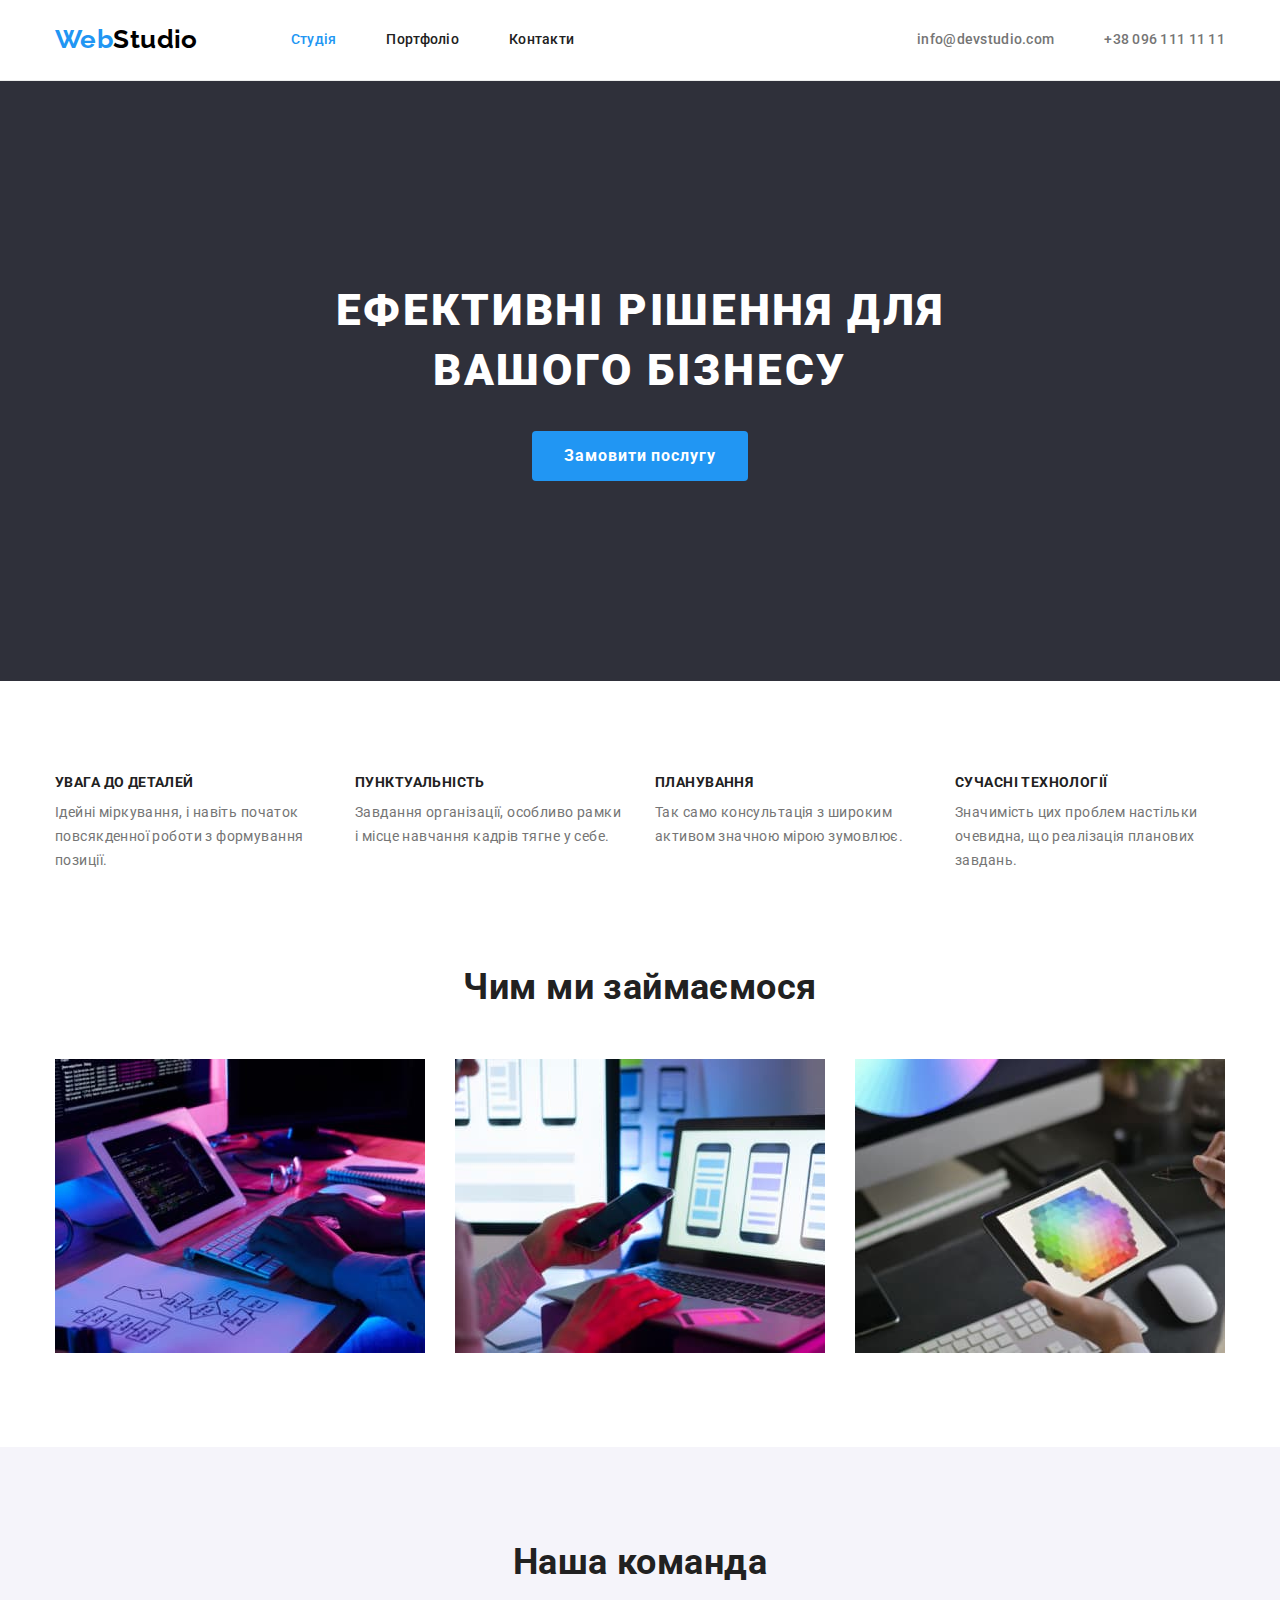
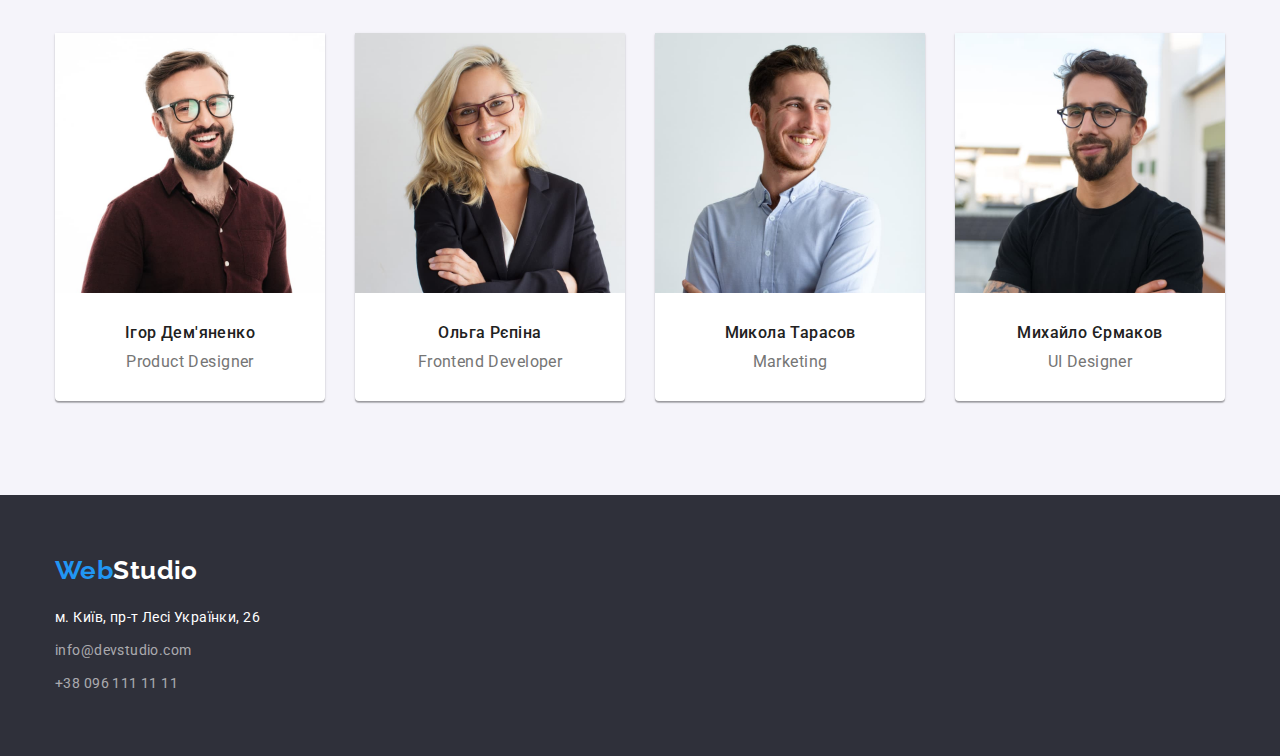
<file: index.html>
<!DOCTYPE html>
<html lang="uk">
  <head>
    <meta charset="UTF-8" />
    <meta http-equiv="X-UA-Compatible" content="IE=edge" />
    <meta name="viewport" content="width=device-width, initial-scale=1.0" />
    <title>goit-markup-hw-03</title>
    <link
      href="https://fonts.googleapis.com/css2?family=Raleway:wght@700&family=Roboto:wght@400;500;700;900&display=swap"
      rel="stylesheet"
    />
    <link
      rel="stylesheet"
      href="https://cdnjs.cloudflare.com/ajax/libs/modern-normalize/1.1.0/modern-normalize.min.css"
    />
    <link rel="stylesheet" href="./css/styles.css" />
  </head>
  <body>
    <!-- Шапка сайту -->
    <header class="header">
      <div class="container">
        <nav class="navigation">
          <a href="./index.html" class="logo link" lang="en"><span>Web</span>Studio</a>
          <ul class="site-nav list">
            <li class="item"><a href="./index.html" class="link current">Студія</a></li>
            <li class="item"><a href="./portfolio.html" class="link">Портфоліо</a></li>
            <li class="item"><a href="" class="link">Контакти</a></li>
          </ul>
        </nav>
        <ul class="header-contacts list">
          <li class="item">
            <a href="mailto:info@devstudio.com" class="link">info@devstudio.com</a>
          </li>
          <li class="item"><a href="tel:+380961111111" class="link">+38 096 111 11 11</a></li>
        </ul>
      </div>
    </header>
    <!-- Основний контент -->
    <main>
      <!-- Блок герой -->
      <section class="hero">
        <div class="container">
          <h1 class="hero-title">Ефективні рішення для вашого бізнесу</h1>
          <button type="button" class="hero-btn">Замовити послугу</button>
        </div>
      </section>
      <!-- Особливості -->
      <section class="section feature">
        <div class="container feature">
          <h2 class="feature-title">Наші сильні сторони</h2>
          <ul class="feature-list list">
            <li class="item">
              <h3 class="title">Увага до деталей</h3>
              <p>Ідейні міркування, і навіть початок повсякденної роботи з формування позиції.</p>
            </li>
            <li class="item">
              <h3 class="title">Пунктуальність</h3>
              <p>Завдання організації, особливо рамки і місце навчання кадрів тягне у себе.</p>
            </li>
            <li class="item">
              <h3 class="title">Планування</h3>
              <p>Так само консультація з широким активом значною мірою зумовлює.</p>
            </li>
            <li class="item">
              <h3 class="title">Сучасні технології</h3>
              <p>Значимість цих проблем настільки очевидна, що реалізація планових завдань.</p>
            </li>
          </ul>
        </div>
      </section>
      <!-- Чим ми займаємось -->
      <section class="section about">
        <div class="container">
          <h2 class="section-title">Чим ми займаємося</h2>
          <ul class="list">
            <li class="item">
              <img
                src="./images/box1.jpg"
                alt="Робоче місце веб-розробника"
                width="370"
                height="294"
                class="img"
              />
            </li>
            <li class="item">
              <img
                src="./images/box2.jpg"
                alt="Макети розмітки сайту для мобільних телефонів на екрані ноутбука"
                width="370"
                height="294"
                class="img"
              />
            </li>
            <li class="item">
              <img
                src="./images/box3.jpg"
                alt="Палітра кольорів на екрані планшету"
                width="370"
                height="294"
                class="img"
              />
            </li>
          </ul>
        </div>
      </section>
      <!-- Наша команда -->
      <section class="section team">
        <div class="container">
          <h2 class="section-title">Наша команда</h2>
          <ul class="cards list">
            <li class="item">
              <img
                src="./images/card1.jpg"
                alt="Фото чоловіка"
                width="270"
                height="260"
                class="avatar"
              />
              <div class="box">
                <h3 class="title">Ігор Дем'яненко</h3>
                <p class="text" lang="en">Product Designer</p>
              </div>
            </li>
            <li class="item">
              <img
                src="./images/card2.jpg"
                alt="Фото жінки"
                width="270"
                height="260"
                class="avatar"
              />
              <div class="box">
                <h3 class="title">Ольга Рєпіна</h3>
                <p class="text" lang="en">Frontend Developer</p>
              </div>
            </li>
            <li class="item">
              <img
                src="./images/card3.jpg"
                alt="Фото чоловіка"
                width="270"
                height="260"
                class="avatar"
              />
              <div class="box">
                <h3 class="title">Микола Тарасов</h3>
                <p class="text" lang="en">Marketing</p>
              </div>
            </li>
            <li class="item">
              <img
                src="./images/card4.jpg"
                alt="Фото чоловіка"
                width="270"
                height="260"
                class="avatar"
              />
              <div class="box">
                <h3 class="title">Михайло Єрмаков</h3>
                <p class="text" lang="en">UI Designer</p>
              </div>
            </li>
          </ul>
        </div>
      </section>
    </main>
    <!-- Підвал -->
    <footer class="footer">
      <div class="container">
        <a href="./index.html" class="logo link" lang="en"><span>Web</span>Studio</a>
        <address class="address">
          <ul class="list">
            <li class="item">
              <a
                href="https://goo.gl/maps/CPtrU1FHBa2aNyZL9"
                target="_blank"
                rel="noopener noreferrer nofollow"
                class="link primary"
                >м. Київ, пр-т Лесі Українки, 26</a
              >
            </li>
            <li class="item">
              <a href="mailto:info@devstudio.com" class="link">info@devstudio.com</a>
            </li>
            <li class="item"><a href="tel:+380961111111" class="link">+38 096 111 11 11</a></li>
          </ul>
        </address>
      </div>
    </footer>
  </body>
</html>
</file>
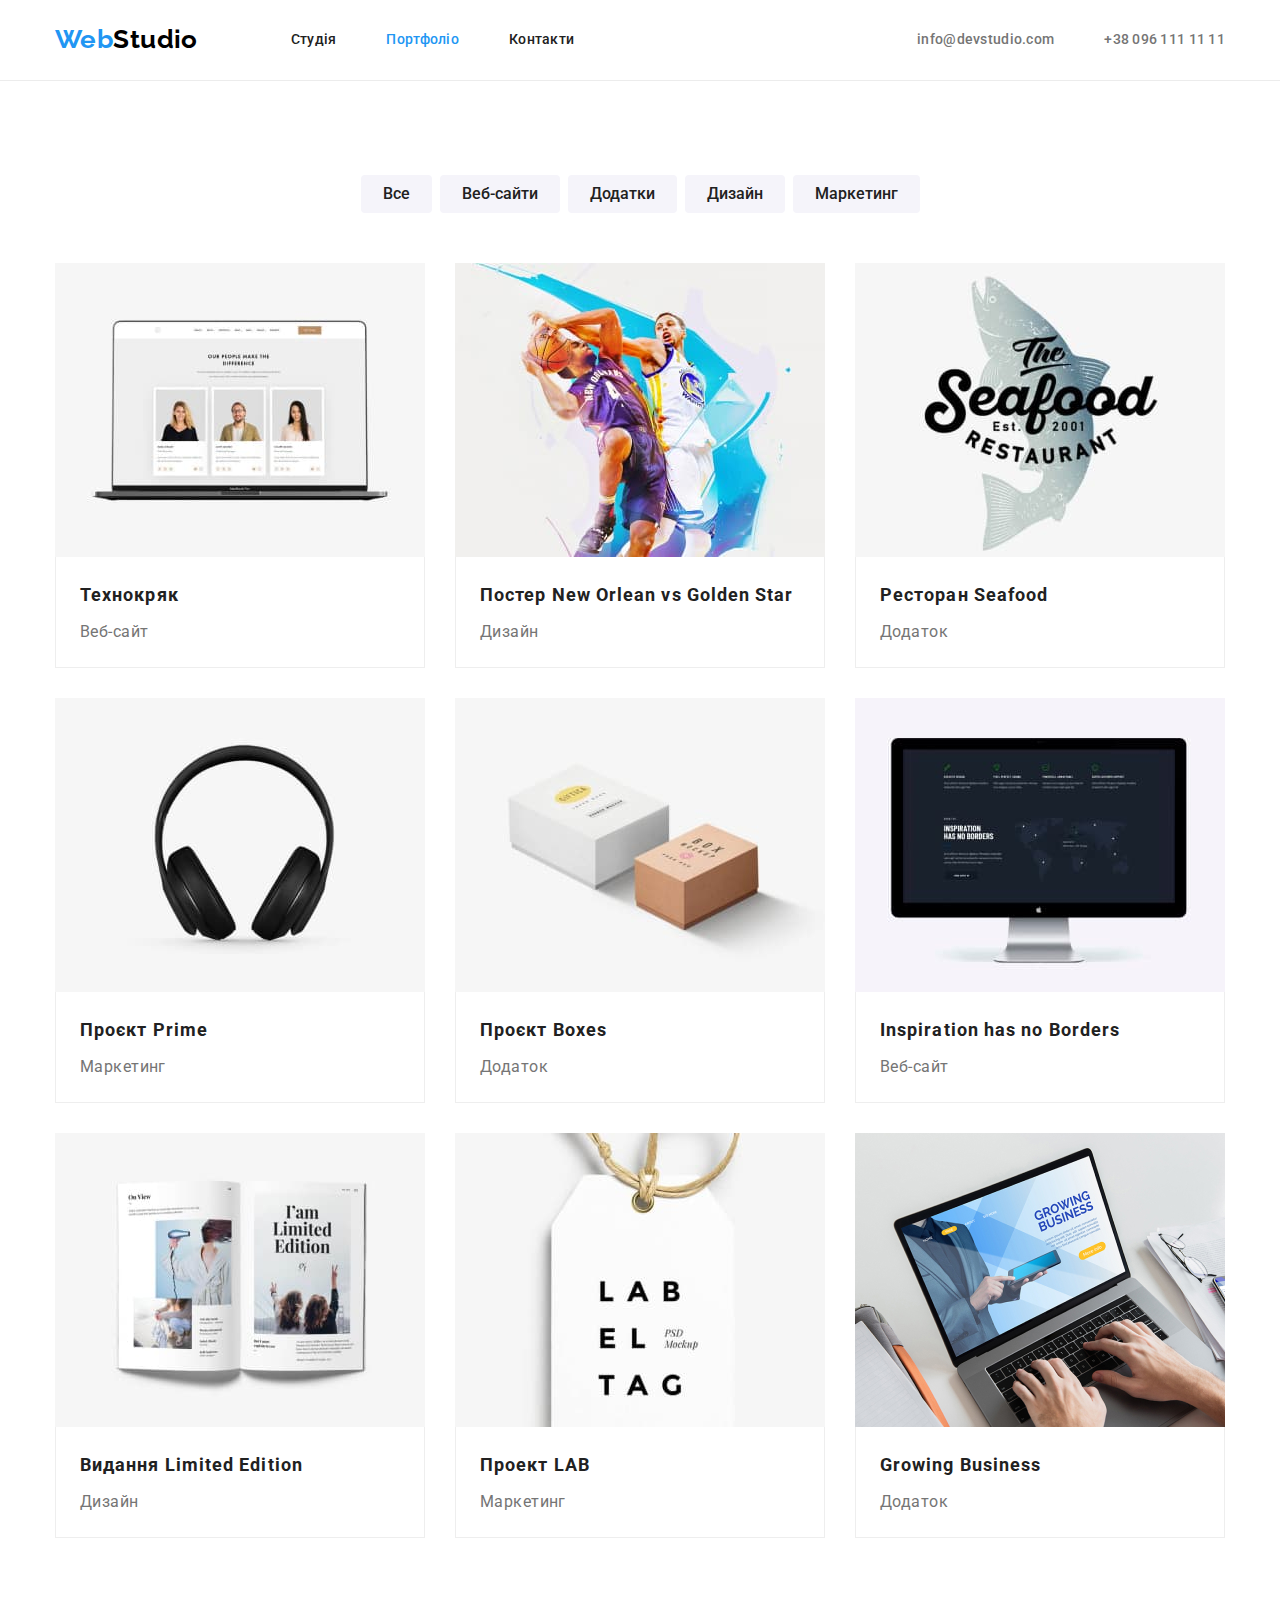
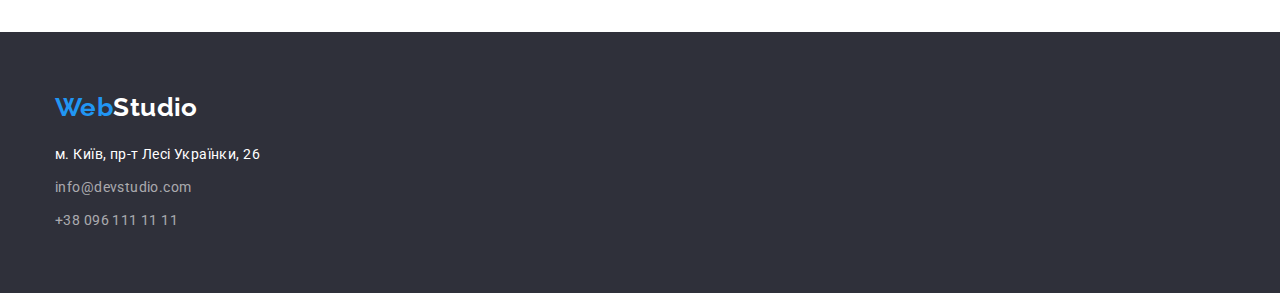
<file: portfolio.html>
<!DOCTYPE html>
<html lang="uk">
  <head>
    <meta charset="UTF-8" />
    <meta http-equiv="X-UA-Compatible" content="IE=edge" />
    <meta name="viewport" content="width=device-width, initial-scale=1.0" />
    <title>goit-markup-hw-03</title>
    <link
      href="https://fonts.googleapis.com/css2?family=Raleway:wght@700&family=Roboto:wght@400;500;700;900&display=swap"
      rel="stylesheet"
    />
    <link
      rel="stylesheet"
      href="https://cdnjs.cloudflare.com/ajax/libs/modern-normalize/1.1.0/modern-normalize.min.css"
    />
    <link rel="stylesheet" href="./css/styles.css" />
  </head>
  <body>
    <!-- Шапка сайту -->
    <header class="header">
      <div class="container">
        <nav class="navigation">
          <a href="./index.html" class="logo link" lang="en"><span>Web</span>Studio</a>
          <ul class="site-nav list">
            <li class="item"><a href="./index.html" class="link">Студія</a></li>
            <li class="item"><a href="./portfolio.html" class="link current">Портфоліо</a></li>
            <li class="item"><a href="" class="link">Контакти</a></li>
          </ul>
        </nav>
        <ul class="header-contacts list">
          <li class="item">
            <a href="mailto:info@devstudio.com" class="link">info@devstudio.com</a>
          </li>
          <li class="item"><a href="tel:+380961111111" class="link">+38 096 111 11 11</a></li>
        </ul>
      </div>
    </header>
    <!-- Основний контент -->
    <main>
      <!-- Наші роботи -->
      <section class="section">
        <div class="container">
          <h1 class="works-title">Наші роботи</h1>
          <!-- Фільтри -->
          <ul class="filters list">
            <li class="item"><button type="button" class="filter-btn">Все</button></li>
            <li class="item"><button type="button" class="filter-btn">Веб-сайти</button></li>
            <li class="item"><button type="button" class="filter-btn">Додатки</button></li>
            <li class="item"><button type="button" class="filter-btn">Дизайн</button></li>
            <li class="item"><button type="button" class="filter-btn">Маркетинг</button></li>
          </ul>
          <!-- Проекти -->
          <ul class="projects list">
            <li class="item">
              <a href="" class="link"
                ><img
                  src="./images/project1.jpg"
                  alt="Ноутбук з зображенням веб-сторінки"
                  width="370"
                  height="294"
                  class="pic"
                />
                <div class="box">
                  <h2 class="title">Технокряк</h2>
                  <p class="text">Веб-сайт</p>
                </div>
              </a>
            </li>
            <li class="item">
              <a href="" class="link">
                <img
                  src="./images/project2.jpg"
                  alt="Два баскетболіста, які змагаються за м'яч"
                  width="370"
                  height="294"
                  class="pic"
                />
                <div class="box">
                  <h2 class="title">Постер <span lang="en">New Orlean vs Golden Star</span></h2>
                  <p class="text">Дизайн</p>
                </div>
              </a>
            </li>
            <li class="item">
              <a href="" class="link">
                <img
                  src="./images/project3.jpg"
                  alt="Логотип з написом на фоні рибини"
                  width="370"
                  height="294"
                  class="pic"
                />
                <div class="box">
                  <h2 class="title">Ресторан <span lang="en">Seafood</span></h2>
                  <p class="text">Додаток</p>
                </div>
              </a>
            </li>
            <li class="item">
              <a href="" class="link">
                <img
                  src="./images/project4.jpg"
                  alt="Навушники"
                  width="370"
                  height="294"
                  class="pic"
                />
                <div class="box">
                  <h2 class="title">Проєкт <span lang="en">Prime</span></h2>
                  <p class="text">Маркетинг</p>
                </div>
              </a>
            </li>
            <li class="item">
              <a href="" class="link">
                <img
                  src="./images/project5.jpg"
                  alt="Дві картонні коробки"
                  width="370"
                  height="294"
                  class="pic"
                />
                <div class="box">
                  <h2 class="title">Проєкт <span lang="en">Boxes</span></h2>
                  <p class="text">Додаток</p>
                </div>
              </a>
            </li>
            <li class="item">
              <a href="" class="link">
                <img
                  src="./images/project6.jpg"
                  alt="Веб-сайт на моніторі комп'ютера"
                  width="370"
                  height="294"
                  class="pic"
                />
                <div class="box">
                  <h2 class="title" lang="en">Inspiration has no Borders</h2>
                  <p class="text">Веб-сайт</p>
                </div>
              </a>
            </li>
            <li class="item">
              <a href="" class="link">
                <img
                  src="./images/project7.jpg"
                  alt="Відкрита книга"
                  width="370"
                  height="294"
                  class="pic"
                />
                <div class="box">
                  <h2 class="title">Видання <span lang="en">Limited Edition</span></h2>
                  <p class="text">Дизайн</p>
                </div>
              </a>
            </li>
            <li class="item">
              <a href="" class="link">
                <img
                  src="./images/project8.jpg"
                  alt="Бірка з логотипом"
                  width="370"
                  height="294"
                  class="pic"
                />
                <div class="box">
                  <h2 class="title">Проект <span lang="en">LAB</span></h2>
                  <p class="text">Маркетинг</p>
                </div>
              </a>
            </li>
            <li class="item">
              <a href="" class="link">
                <img
                  src="./images/project9.jpg"
                  alt="Ноутбук з зображенням веб-сторінки"
                  width="370"
                  height="294 "
                  class="pic"
                />
                <div class="box">
                  <h2 class="title" lang="en">Growing Business</h2>
                  <p class="text">Додаток</p>
                </div>
              </a>
            </li>
          </ul>
        </div>
      </section>
    </main>
    <!-- Підвал -->
    <footer class="footer">
      <div class="container">
        <a href="./index.html" class="logo link" lang="en"><span>Web</span>Studio</a>
        <address class="address">
          <ul class="list">
            <li class="item">
              <a
                href="https://goo.gl/maps/CPtrU1FHBa2aNyZL9"
                target="_blank"
                rel="noopener noreferrer nofollow"
                class="link primary"
                >м. Київ, пр-т Лесі Українки, 26</a
              >
            </li>
            <li class="item">
              <a href="mailto:info@devstudio.com" class="link">info@devstudio.com</a>
            </li>
            <li class="item"><a href="tel:+380961111111" class="link">+38 096 111 11 11</a></li>
          </ul>
        </address>
      </div>
    </footer>
  </body>
</html>
</file>
<file: css/styles.css>
/* Палітра кольорів сайту
    
Колір основного тексту: #757575;
Колір заголовків: #212121;

Основний колір фону: #ffffff;
Чорний колір: #000000;


Додатковий колір фону: #2F303A;
Додатквоий колір фону: #F5F4FA;
Акцент: #2196F3;

Hover кнопки: #188CE8;
Тел. та пошта у футері: rgba(255, 255, 255, 0.6);
Колір фону кнопок: #F5F4FA;

*/

:root {
    --primary-text-color: #757575;
    --title-text-color: #212121;


    --primary-white-color: #ffffff;
    --black-color: #000000;

    --secondary-bg-color: #2F303A;
    --tertiary-bg-color: #F5F4FA;
    --acent-color: #2196F3;
    --button-bg-color: #F5F4FA;

    --contacts-link-color: rgba(255, 255, 255, 0.6);
    --hero-btn-hover: #188CE8;
}


/* Загальні стилі сайту */

body {
    background-color: var(--primary-white-color);
    color: var(--primary-text-color);
    font-family: Roboto, sans-serif;
    font-weight: 400;
    font-size: 14px;
    line-height: 1.71;
    letter-spacing: 0.03em;

}

button {
    font-family: inherit;
    border-radius: 4px;
}

h1, h2, h3, h4, h5, h6, p, ul {
    margin: 0;
    padding: 0;
}

.container {
    padding: 0 15px;
    width: 1200px;
    margin: 0 auto;
}

.list {
    list-style: none;
    padding-left: 0;
}

/* Шапка сайту */
/* Логотип */

.header {
    border-bottom: 1px solid #ECECEC;
}

.header .container {
    display: flex;
    align-items: center;
}

.logo {
    color: var(--black-color);
    
    font-family: Raleway, sans-serif;
    font-weight: 700;
    font-size: 26px;
    line-height: 1.2;
    text-decoration: none;
}

.header .logo {
    margin-right: 93px;
    padding-top: 24px;
    padding-bottom: 24px;
}

.footer .logo {
    display: inline-block;
    margin-bottom: 20px;

    color: var(--primary-white-color);    
}

.logo>span {
    color: var(--acent-color);
}

/* Навігація */

.navigation {
    display: flex;
    align-items: center;
}

.site-nav {
    display: flex;
}

.site-nav .item+.item {
    margin-left: 50px;
}

.site-nav .link {
    display: block;
    padding-top: 32px;
    padding-bottom: 32px;

    color: var(--title-text-color);
    font-weight: 500;
    font-size: 14px;
    line-height: 1.14;
    letter-spacing: 0.02em;
    text-decoration: none;
}

.site-nav .link:hover,
.site-nav .link:focus {
    color: var(--acent-color);
}

.site-nav .link.current {
    color: var(--acent-color);
}

/* Контакти в шапці */

.header-contacts {
    display: flex;
    margin-left: auto;
}

.header-contacts .item+.item {
    margin-left: 50px;
}

.header-contacts .link {
    padding-top: 32px;
    padding-bottom: 32px;

    color: var(--primary-text-color);
    font-weight: 500;
    font-size: 14px;
    line-height: 1.14;
    letter-spacing: 0.02em;
    text-decoration: none;
}

.header-contacts .link:hover,
.header-contacts .link:focus {
    color: var(--acent-color);
}

/* Підвал */

.footer {
    background-color: var(--secondary-bg-color);
}

.footer {
    padding-top: 60px;
    padding-bottom: 60px;
}

.address .link {
    display: inline-block;
    
    color: var(--contacts-link-color);
    font-style: normal;
    font-size: 14px;
    line-height: 1.71;
    text-decoration: none;
}

.address .item:not(:last-child) {
    margin-bottom: 9px;
}

.address .link.primary {
    color: var(--primary-white-color);
}

.address .link:hover,
.address .link:focus {
    color: var(--acent-color);
}

/* Головний контент */
/* Блок герой */

.hero {
    padding: 200px 0;
          
    background-color: var(--secondary-bg-color);
    text-align: center;    
}

.hero-title {
    width: 694px;
    margin-left: auto;
    margin-right: auto;
    margin-bottom: 30px;

    color: var(--primary-white-color);
    font-weight: 900;
    font-size: 44px;
    line-height: 1.36;
    text-transform: uppercase;
    letter-spacing: 0.06em;
}

.hero-btn {
    padding: 10px 32px;
    border: none;

    background-color: var(--acent-color);
    color: var(--primary-white-color);
    font-weight: 700;
    font-size: 16px;
    line-height: 1.88;
    letter-spacing: 0.06em;
}

.hero-btn:hover,
.hero-btn:focus {
    background-color: var(--hero-btn-hover);
}

/* Секція */

.section {
    padding-top: 94px;
    padding-bottom: 94px;
}

.section-title {
    margin-bottom: 50px;

    color: var(--title-text-color);
    font-weight: 700;
    font-size: 36px;
    line-height: 1.17;
    text-align: center;
}

/* Особливості */

.feature-title,
.works-title {
    display: none;
}

.feature-list .item {
    flex-basis: calc((100% - 90px) / 4);
}

.feature-list {
    display: flex;
    justify-content: space-between;
}

.feature-list .title {
    margin-bottom: 10px;

    color: var(--title-text-color);
    font-weight: 700;
    font-size: 14px;
    line-height: 1.14;
    text-transform: uppercase;
}

/* Чим ми займаємось */

.section.about {
    padding-top: 0px;
}

.section.about .list {
    display: flex;
    justify-content: space-between;
}

.img {
    display: block;
}

/* Наша команда */

.section.team {
    background-color: var(--tertiary-bg-color);
    text-align: center;
}

.cards {
    display: flex;
    justify-content: space-between;
}

.cards .item {
    display: block;
    border-bottom-left-radius: 4px;
    border-bottom-right-radius: 4px;
    box-shadow: 0px 1px 3px rgba(0, 0, 0, 0.12), 0px 1px 1px rgba(0, 0, 0, 0.14), 0px 2px 1px rgba(0, 0, 0, 0.2);

    background-color: var(--primary-white-color);
}

.cards .avatar {
    display: block;
}

.cards .box {
    padding-top: 30px;
    padding-bottom: 30px;    
}

.cards .title {
    margin-bottom: 10px;

    color: var(--title-text-color);
    font-weight: 500;
    font-size: 16px;
    line-height: 1.19;
}

.cards .text {
    font-size: 16px;
    line-height: 1.19;
}


/* Стилі сторінки "Портфоліо" */
/* Фільрти */
/* Кнопки фільтру */

.filters {
    display: flex;
    justify-content: center;
    margin-bottom: 50px;
}

.filters .item:not(:last-child) {
    margin-right: 8px;
}

.filter-btn {
    padding: 6px 22px;
    border: none;

    background-color: var(--button-bg-color);
    color: var(--title-text-color);
    font-weight: 500;
    font-size: 16px;
    line-height: 1.62;
}

.filter-btn:hover,
.filter-btn:focus {
    background-color: var(--acent-color);
    color: var(--primary-white-color);
}

/* Проекти */

.projects {
    display: flex;
    flex-wrap: wrap;
    gap: 30px;
}

.projects .item {
    flex-basis: calc((100% - 60px) / 3);       
}

.projects .pic {
    display: block;
}

.projects .box {
    border: 1px solid #EEEEEE;
    border-top: 0px;
    padding: 20px 24px;
}

.projects .title {
    margin-bottom: 4px;

    color: var(--title-text-color);
    font-weight: 700;
    font-size: 18px;
    line-height: 2.0;
    letter-spacing: 0.06em;
}

.projects .link {
    text-decoration: none;
}

.projects .text {
    font-size: 16px;
    line-height: 1.88;
    color: #757575;
}
</file>
